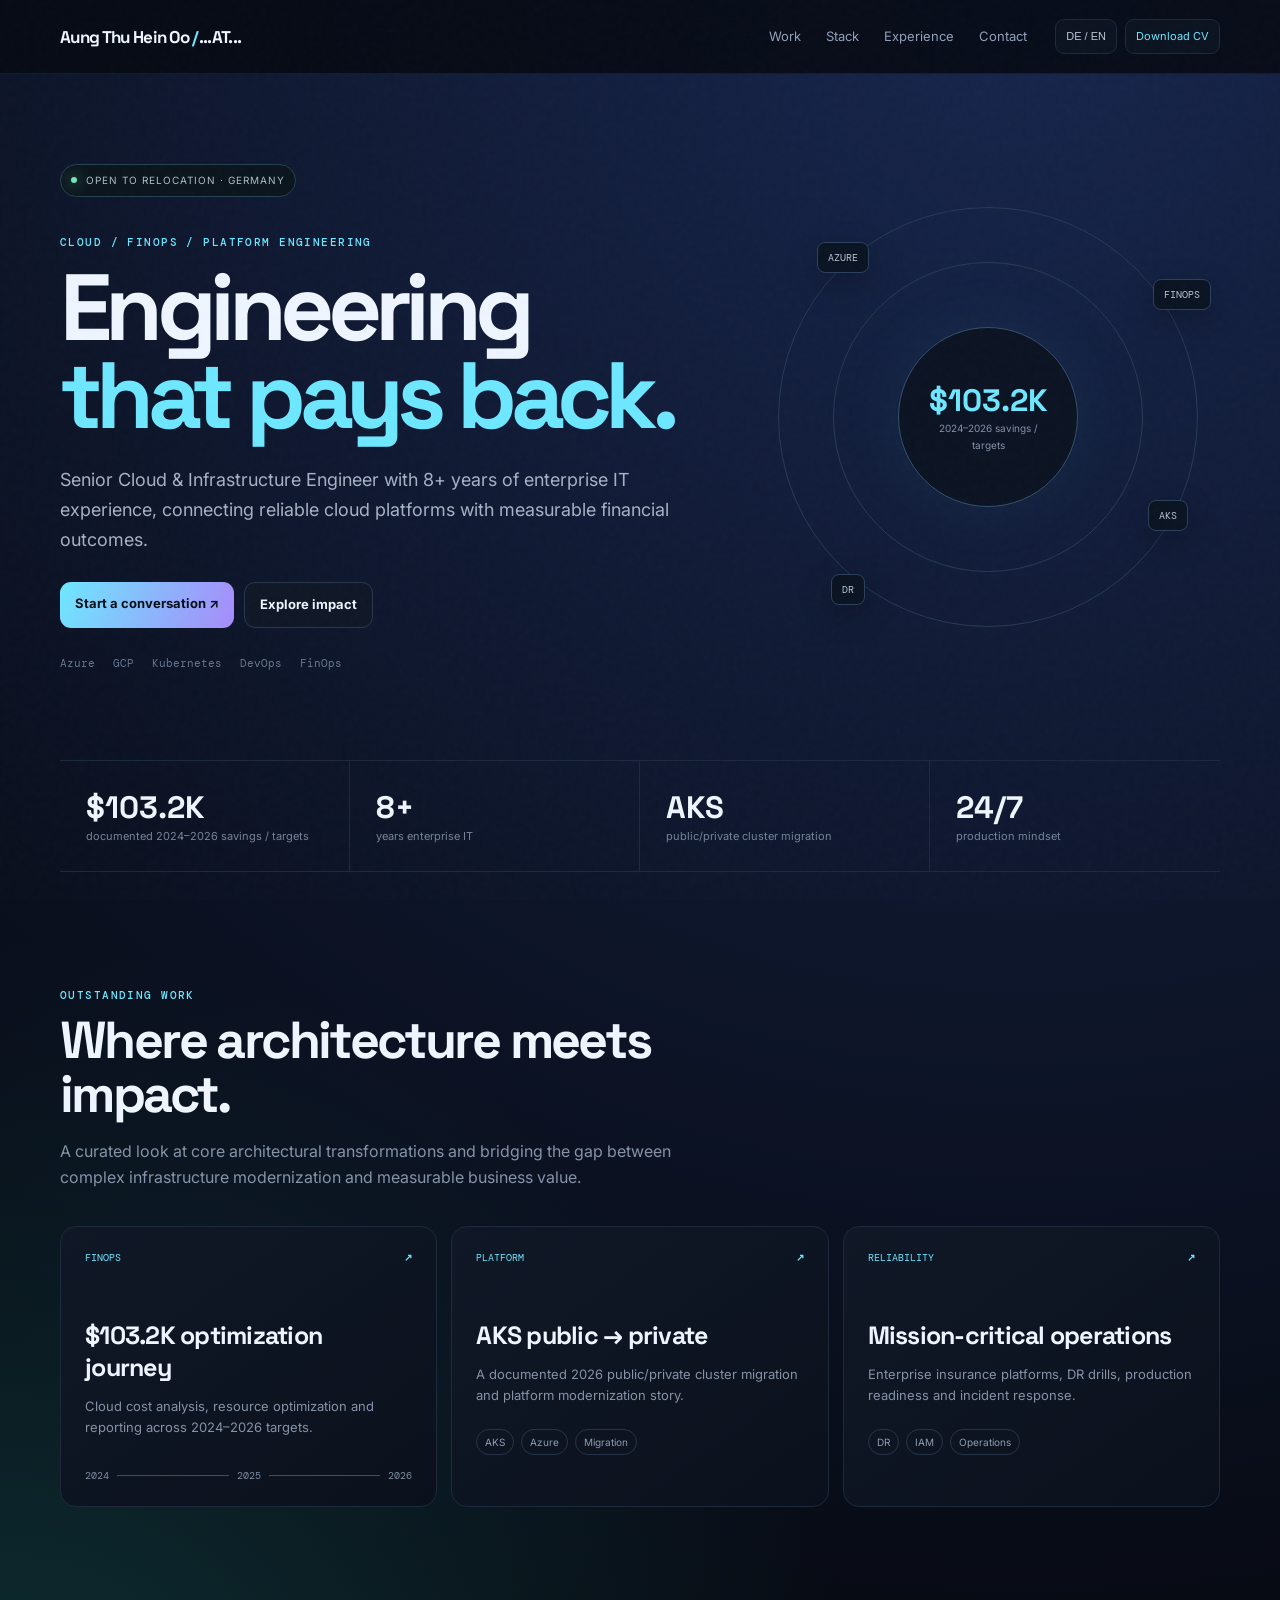
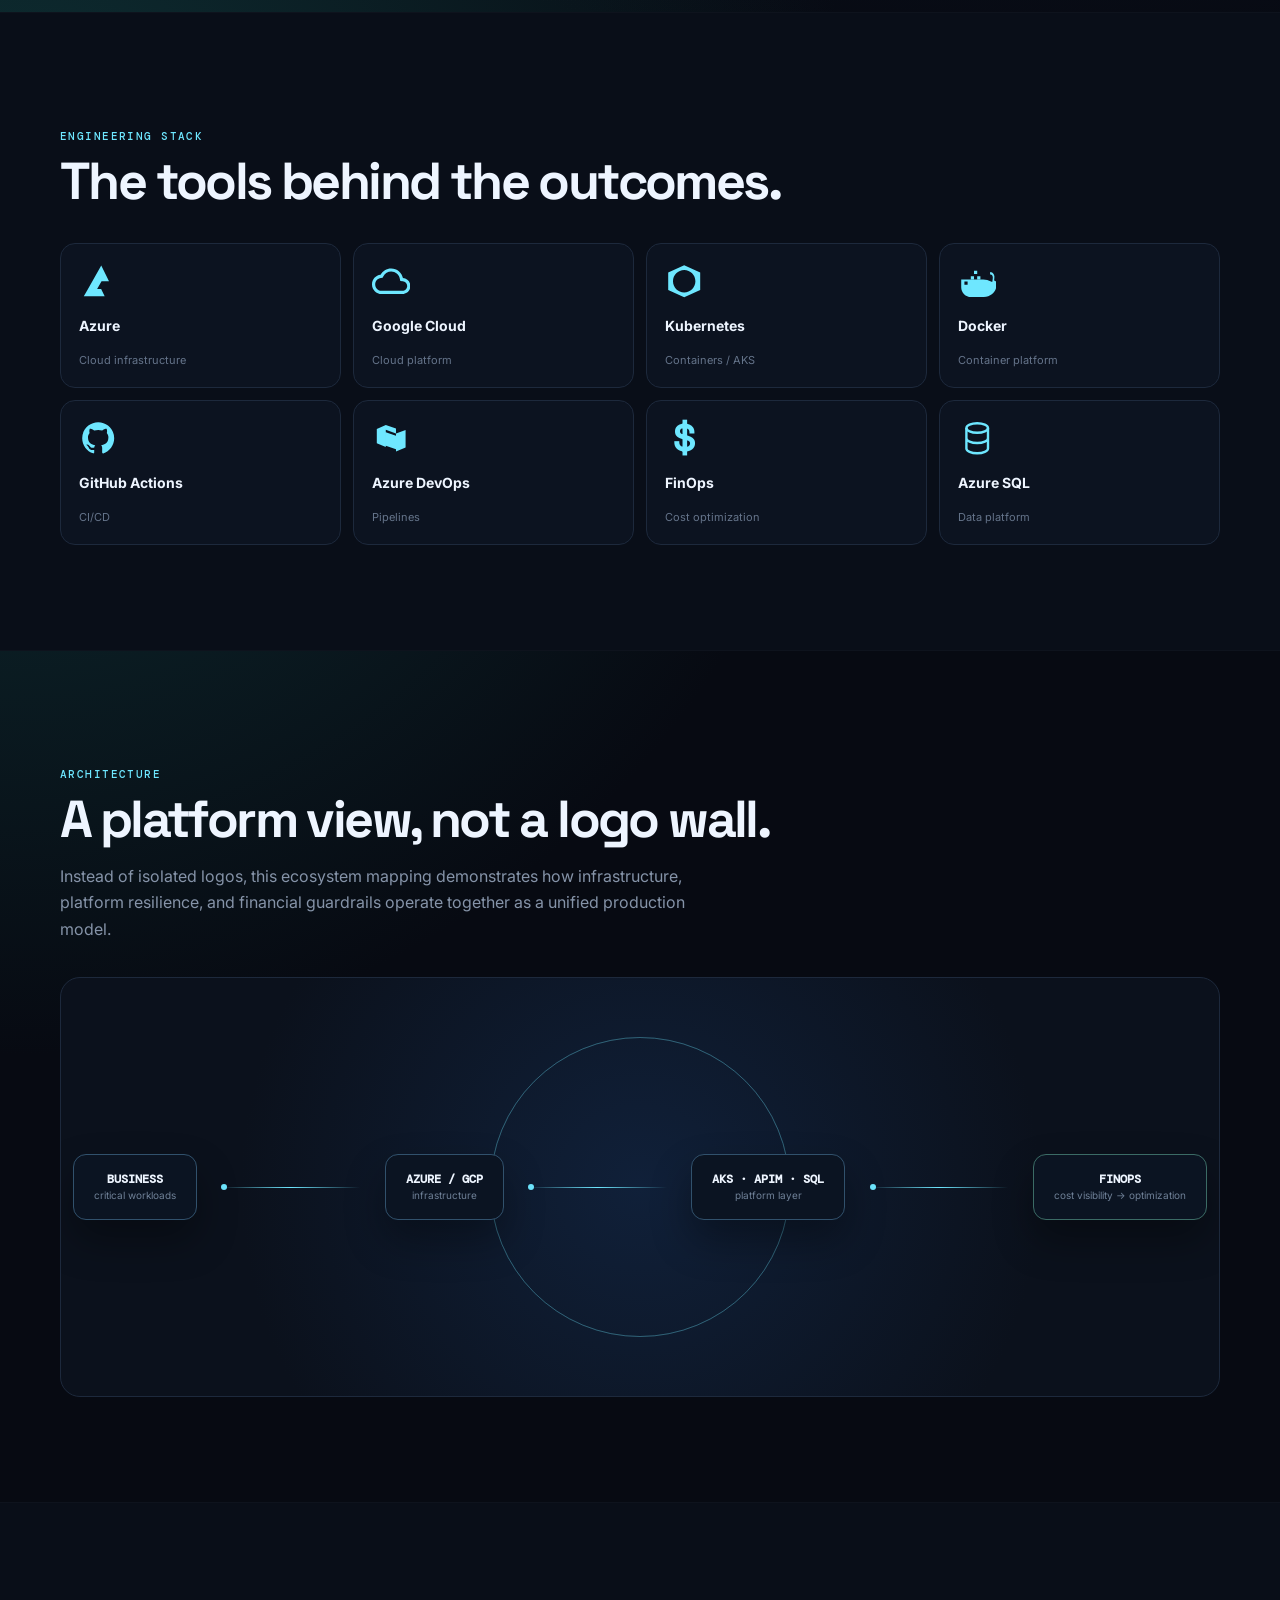
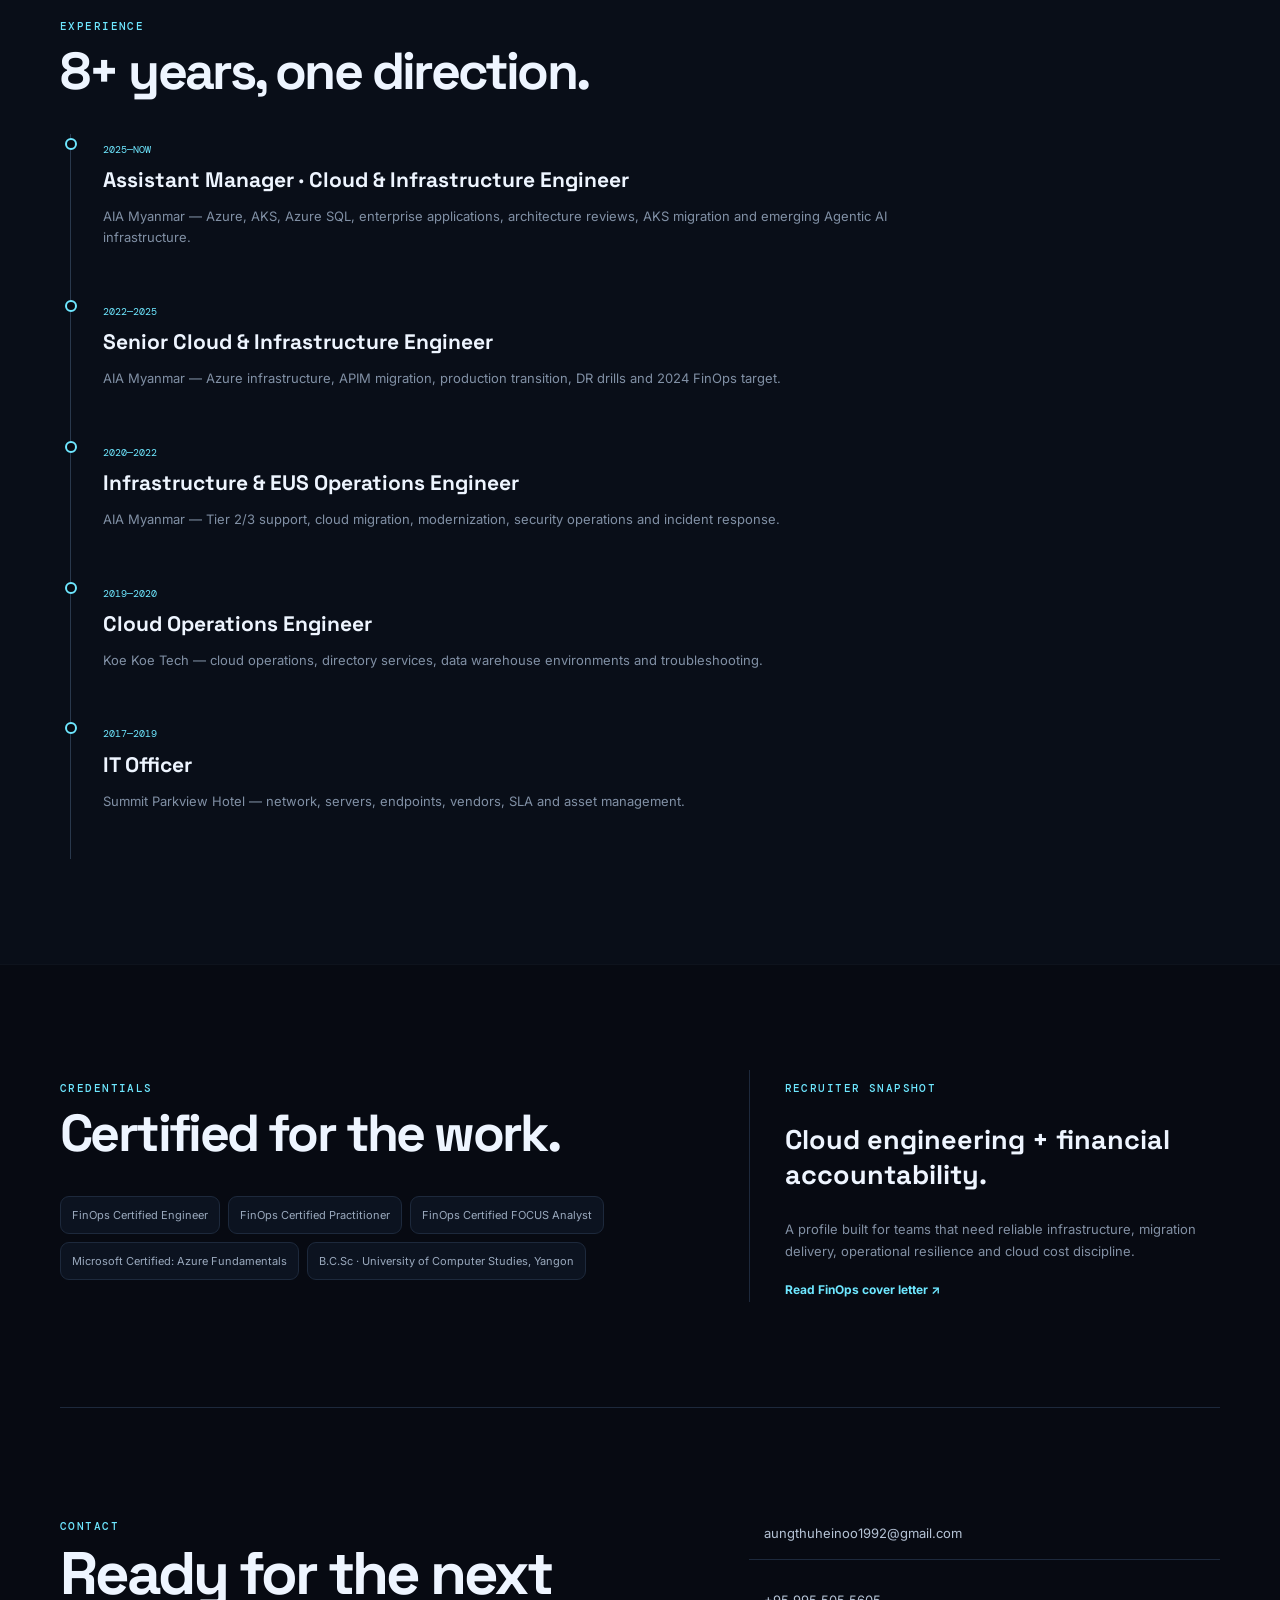
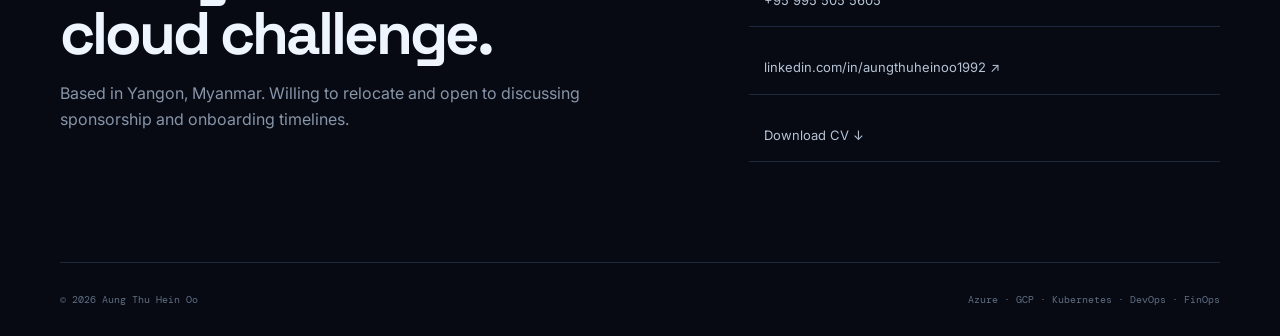
<file: index.html>
<!doctype html>
<html lang="en"><head>
<meta charset="utf-8"><meta name="viewport" content="width=device-width,initial-scale=1">
<meta name="description" content="Aung Thu Hein Oo — Senior Cloud & Infrastructure Engineer | Azure | GCP | Kubernetes | DevOps | FinOps">
<title>Aung Thu Hein Oo | Cloud • FinOps • Infrastructure</title>
<link rel="preconnect" href="https://fonts.googleapis.com"><link rel="preconnect" href="https://fonts.gstatic.com" crossorigin>
<link href="https://fonts.googleapis.com/css2?family=DM+Mono:wght@400;500&family=Inter:wght@400;500;600;700;800&family=Space+Grotesk:wght@500;600;700&display=swap" rel="stylesheet">
<link rel="stylesheet" href="assets/site.css">
</head><body>
<div class="noise"></div>
<header class="nav"><a class="logo" href="index.html">Aung Thu Hein Oo <span>/</span>...AT...</a><nav><a href="#work" data-i18n="navWork">Work</a><a href="#stack" data-i18n="navStack">Stack</a><a href="#experience" data-i18n="navExp">Experience</a><a href="#contact" data-i18n="navContact">Contact</a></nav><div class="nav-actions"><button id="lang" class="tiny">DE / EN</button><a class="tiny resume" href="assets/Aung_Thu_Hein_Oo_CV_2026.pdf" target="_blank" data-i18n="cv">Download CV</a></div></header>

<main>
<section class="hero wrap">
<div class="hero-copy"><div class="status"><span></span><span data-i18n="status">OPEN TO RELOCATION · GERMANY</span></div>
<p class="mono label">CLOUD / FINOPS / PLATFORM ENGINEERING</p>
<h1><span data-i18n="hero1">Engineering</span><br><em data-i18n="hero2">that pays back.</em></h1>
<p class="hero-lead" data-i18n="heroLead">Senior Cloud & Infrastructure Engineer with 8+ years of enterprise IT experience, connecting reliable cloud platforms with measurable financial outcomes.</p>
<div class="cta"><a class="button primary" href="#contact" data-i18n="talk">Start a conversation ↗</a><a class="button" href="case-studies/finops.html" data-i18n="impact">Explore impact</a></div>
<div class="quick"><span>Azure</span><span>GCP</span><span>Kubernetes</span><span>DevOps</span><span>FinOps</span></div></div>
<div class="hero-art"><div class="orbit o1"></div><div class="orbit o2"></div><div class="core"><b>$103.2K</b><small data-i18n="heroMetric">2024–2026 savings / targets</small></div><div class="node n1">AZURE</div><div class="node n2">AKS</div><div class="node n3">FINOPS</div><div class="node n4">DR</div></div>
</section>

<section class="metrics wrap"><div><b>$103.2K</b><span data-i18n="m1">documented 2024–2026 savings / targets</span></div><div><b>8+</b><span data-i18n="m2">years enterprise IT</span></div><div><b>AKS</b><span data-i18n="m3">public/private cluster migration</span></div><div><b>24/7</b><span data-i18n="m4">production mindset</span></div></section>

<section id="work" class="section wrap"><div class="section-title"><p class="mono">OUTSTANDING WORK</p><h2 data-i18n="workTitle">Where architecture meets impact.</h2><p data-i18n="workIntro">A curated look at core architectural transformations and bridging the gap between complex infrastructure modernization and measurable business value.</p></div>
<div class="cards">
<a class="project" href="case-studies/finops.html"><div class="project-top"><span>FINOPS</span><b>↗</b></div><h3>$103.2K optimization journey</h3><p data-i18n="p1">Cloud cost analysis, resource optimization and reporting across 2024–2026 targets.</p><div class="line"><span>2024</span><i></i><span>2025</span><i></i><span>2026</span></div></a>
<a class="project" href="case-studies/aks.html"><div class="project-top"><span>PLATFORM</span><b>↗</b></div><h3>AKS public → private</h3><p data-i18n="p2">A documented 2026 public/private cluster migration and platform modernization story.</p><div class="tags"><span>AKS</span><span>Azure</span><span>Migration</span></div></a>
<a class="project" href="case-studies/enterprise.html"><div class="project-top"><span>RELIABILITY</span><b>↗</b></div><h3>Mission-critical operations</h3><p data-i18n="p3">Enterprise insurance platforms, DR drills, production readiness and incident response.</p><div class="tags"><span>DR</span><span>IAM</span><span>Operations</span></div></a>
</div></section>

<section id="stack" class="section alt"><div class="wrap"><div class="section-title"><p class="mono">ENGINEERING STACK</p><h2 data-i18n="stackTitle">The tools behind the outcomes.</h2></div><div class="techgrid">
<div class="tech"><svg class="tech-logo" style="width:2.4rem;height:2.4rem;" viewBox="0 0 64 64" aria-label="Microsoft Azure"><path fill="#6EE7FF" d="M37.1 6 15 45h15.2l7.4-13.1H50L37.1 6Zm-1.7 39H15l-7 12h34.8l-5.9-12Z"/></svg><b>Azure</b><small>Cloud infrastructure</small></div>
<div class="tech"><svg class="tech-logo" style="width:2.4rem;height:2.4rem;" viewBox="0 0 24 24" aria-label="Google Cloud"><path fill="#6EE7FF" d="M19.35 10.04C18.67 6.59 15.64 4 12 4 9.11 4 6.6 5.64 5.35 8.04 2.34 8.36 0 10.91 0 14c0 3.31 2.69 6 6 6h13c2.76 0 5-2.24 5-5 0-2.64-2.05-4.78-4.65-4.96zM19 18H6c-2.21 0-4-1.79-4-4 0-2.05 1.53-3.76 3.56-3.97l1.07-.11.5-.95C8.08 7.14 9.94 6 12 6c2.62 0 4.88 1.86 5.39 4.43l.3 1.5 1.53.11c1.56.1 2.78 1.41 2.78 2.96 0 1.65-1.35 3-3 3z"/></svg><b>Google Cloud</b><small>Cloud platform</small></div>
<div class="tech"><svg class="tech-logo" style="width:2.4rem;height:2.4rem;" viewBox="0 0 24 24" aria-label="Kubernetes"><path fill="#6EE7FF" d="M12 2L2 6.5v11L12 22l10-4.5v-11L12 2zm0 3c3.87 0 7 3.13 7 7s-3.13 7-7 7-7-3.13-7-7 3.13-7 7-7z"/></svg><b>Kubernetes</b><small>Containers / AKS</small></div>
<div class="tech"><svg class="tech-logo" style="width:2.4rem;height:2.4rem;" viewBox="0 0 24 24" aria-label="Docker"><path fill="#6EE7FF" d="M13.983 8.871h-1.996v1.986h1.996V8.871zM4.01 12.219h1.996v1.986H4.01v-1.986zm5.99-3.348H8.004v1.986h1.996V8.871zm-1.996 3.348H6.008v1.986h1.996v-1.986zm4.004-6.696h-1.996v1.986h1.996V5.523zm-1.996 3.348H8.004v1.986h1.996V8.871zm5.994 3.348h-1.996v1.986h1.996v-1.986zm-1.996-3.348h-1.996v1.986h1.996V8.871zM23.99 12.72c-.12-.317-.325-.595-.615-.768l-.8-.46a16.65 16.65 0 00.177-2.316c0-.135-.015-.264-.04-.393-.162-1.077-.852-1.942-1.846-2.302-.132-.047-.272-.086-.417-.113l-.4-.066v1.49l.348.067c.725.148 1.258.742 1.34 1.472.01.078.02.158.02.24 0 .736-.07 1.464-.207 2.176l-.16.804-.768-.426a10.87 10.87 0 00-4.836-1.246H2.012v4.86c0 3.393 2.766 6.16 6.16 6.16h7.94c5.074 0 8.012-4.146 7.94-7.382l-.062-.897z"/></svg><b>Docker</b><small>Container platform</small></div>
<div class="tech"><svg class="tech-logo" style="width:2.4rem;height:2.4rem;" viewBox="0 0 24 24" aria-label="GitHub Actions"><path fill="#6EE7FF" d="M12 2C6.477 2 2 6.477 2 12c0 4.42 2.865 8.166 6.839 9.489.5.092.682-.217.682-.482 0-.237-.008-.866-.013-1.7-2.782.603-3.369-1.34-3.369-1.34-.454-1.156-1.11-1.462-1.11-1.462-.908-.62.069-.608.069-.608 1.003.07 1.531 1.03 1.531 1.03.892 1.529 2.341 1.087 2.91.831.092-.646.35-1.086.636-1.336-2.22-.253-4.555-1.11-4.555-4.943 0-1.091.39-1.984 1.029-2.683-.103-.253-.446-1.27.098-2.647 0 0 .84-.269 2.75 1.025A9.564 9.564 0 0112 6.844c.85.004 1.705.115 2.504.337 1.909-1.294 2.747-1.025 2.747-1.025.546 1.377.203 2.394.1 2.647.64.699 1.028 1.592 1.028 2.683 0 3.842-2.339 4.687-4.566 4.935.359.309.678.919.678 1.852 0 1.336-.012 2.415-.012 2.743 0 .267.18.577.688.479C19.138 20.161 22 16.416 22 12c0-5.523-4.477-10-10-10z"/></svg><b>GitHub Actions</b><small>CI/CD</small></div>
<div class="tech"><svg class="tech-logo" style="width:2.4rem;height:2.4rem;" viewBox="0 0 64 64" aria-label="Azure DevOps"><path fill="#6EE7FF" d="M8 16.5 23 10l17 6v8.2l-17-6.1v28.7L8 40.4V16.5Zm32 7.7 16-5.8v29.1L40 54V24.2ZM23 22l17 6v22.4l-17-6V22Z"/></svg><b>Azure DevOps</b><small>Pipelines</small></div>
<div class="tech"><div class="finops-icon" style="color:#6EE7FF;font-size:2.4rem;line-height:1;font-weight:bold;display:inline-block;width:2.4rem;text-align:center;">$</div><b>FinOps</b><small>Cost optimization</small></div>
<div class="tech"><svg class="tech-logo" style="width:2.4rem;height:2.4rem;" viewBox="0 0 64 64" aria-label="Microsoft SQL Server"><ellipse cx="32" cy="15" rx="18" ry="8" fill="none" stroke="#6EE7FF" stroke-width="4"/><path fill="none" stroke="#6EE7FF" stroke-width="4" d="M14 15v17c0 4.4 8.1 8 18 8s18-3.6 18-8V15M14 32v17c0 4.4 8.1 8 18 8s18-3.6 18-8V32"/></svg><b>Azure SQL</b><small>Data platform</small></div>
</div></div></section>


<section id="architecture" class="section wrap"><div class="section-title"><p class="mono">ARCHITECTURE</p><h2 data-i18n="archTitle">A platform view, not a logo wall.</h2><p data-i18n="archIntro">Instead of isolated logos, this ecosystem mapping demonstrates how infrastructure, platform resilience, and financial guardrails operate together as a unified production model.</p></div>
<div class="arch"><div class="arch-node business">BUSINESS<br><small>critical workloads</small></div><div class="flow f1"></div><div class="arch-node cloud">AZURE / GCP<br><small>infrastructure</small></div><div class="flow f2"></div><div class="arch-node platform">AKS · APIM · SQL<br><small>platform layer</small></div><div class="flow f3"></div><div class="arch-node fin">FINOPS<br><small>cost visibility → optimization</small></div><div class="pulse p1"></div><div class="pulse p2"></div><div class="pulse p3"></div></div></section>

<section id="experience" class="section alt"><div class="wrap"><div class="section-title"><p class="mono">EXPERIENCE</p><h2 data-i18n="expTitle">8+ years, one direction.</h2></div><div class="timeline">
<div><span>2025—NOW</span><h3>Assistant Manager · Cloud & Infrastructure Engineer</h3><p>AIA Myanmar — Azure, AKS, Azure SQL, enterprise applications, architecture reviews, AKS migration and emerging Agentic AI infrastructure.</p></div>
<div><span>2022—2025</span><h3>Senior Cloud & Infrastructure Engineer</h3><p>AIA Myanmar — Azure infrastructure, APIM migration, production transition, DR drills and 2024 FinOps target.</p></div>
<div><span>2020—2022</span><h3>Infrastructure & EUS Operations Engineer</h3><p>AIA Myanmar — Tier 2/3 support, cloud migration, modernization, security operations and incident response.</p></div>
<div><span>2019—2020</span><h3>Cloud Operations Engineer</h3><p>Koe Koe Tech — cloud operations, directory services, data warehouse environments and troubleshooting.</p></div>
<div><span>2017—2019</span><h3>IT Officer</h3><p>Summit Parkview Hotel — network, servers, endpoints, vendors, SLA and asset management.</p></div>
</div></div></section>

<section class="section wrap credentials"><div><div class="section-title"><p class="mono">CREDENTIALS</p><h2 data-i18n="credTitle">Certified for the work.</h2></div><div class="certs"><span>FinOps Certified Engineer</span><span>FinOps Certified Practitioner</span><span>FinOps Certified FOCUS Analyst</span><span>Microsoft Certified: Azure Fundamentals</span><span>B.C.Sc · University of Computer Studies, Yangon</span></div></div>
<div class="recruiter"><p class="mono">RECRUITER SNAPSHOT</p><h3 data-i18n="recTitle">Cloud engineering + financial accountability.</h3><p data-i18n="recText">A profile built for teams that need reliable infrastructure, migration delivery, operational resilience and cloud cost discipline.</p><a href="assets/Cover_Letter_FinOps.pdf" target="_blank" class="textlink" data-i18n="letter">Read FinOps cover letter ↗</a></div></section>

<section id="contact" class="contact wrap"><div><p class="mono">CONTACT</p><h2 data-i18n="contactTitle">Ready for the next cloud challenge.</h2><p data-i18n="contactText">Based in Yangon, Myanmar. Willing to relocate and open to discussing sponsorship and onboarding timelines.</p></div><div class="contact-card"><a href="mailto:aungthuheinoo1992@gmail.com">aungthuheinoo1992@gmail.com</a><a href="tel:+959955055605">+95 995 505 5605</a><a href="https://linkedin.com/in/aungthuheinoo1992" target="_blank">linkedin.com/in/aungthuheinoo1992 ↗</a><a href="assets/Aung_Thu_Hein_Oo_CV_2026.pdf" target="_blank">Download CV ↓</a></div></section>
</main>
<footer class="wrap"><span>© 2026 Aung Thu Hein Oo</span><span>Azure · GCP · Kubernetes · DevOps · FinOps</span></footer>
<script src="assets/site.js"></script>
</body></html>
</file>
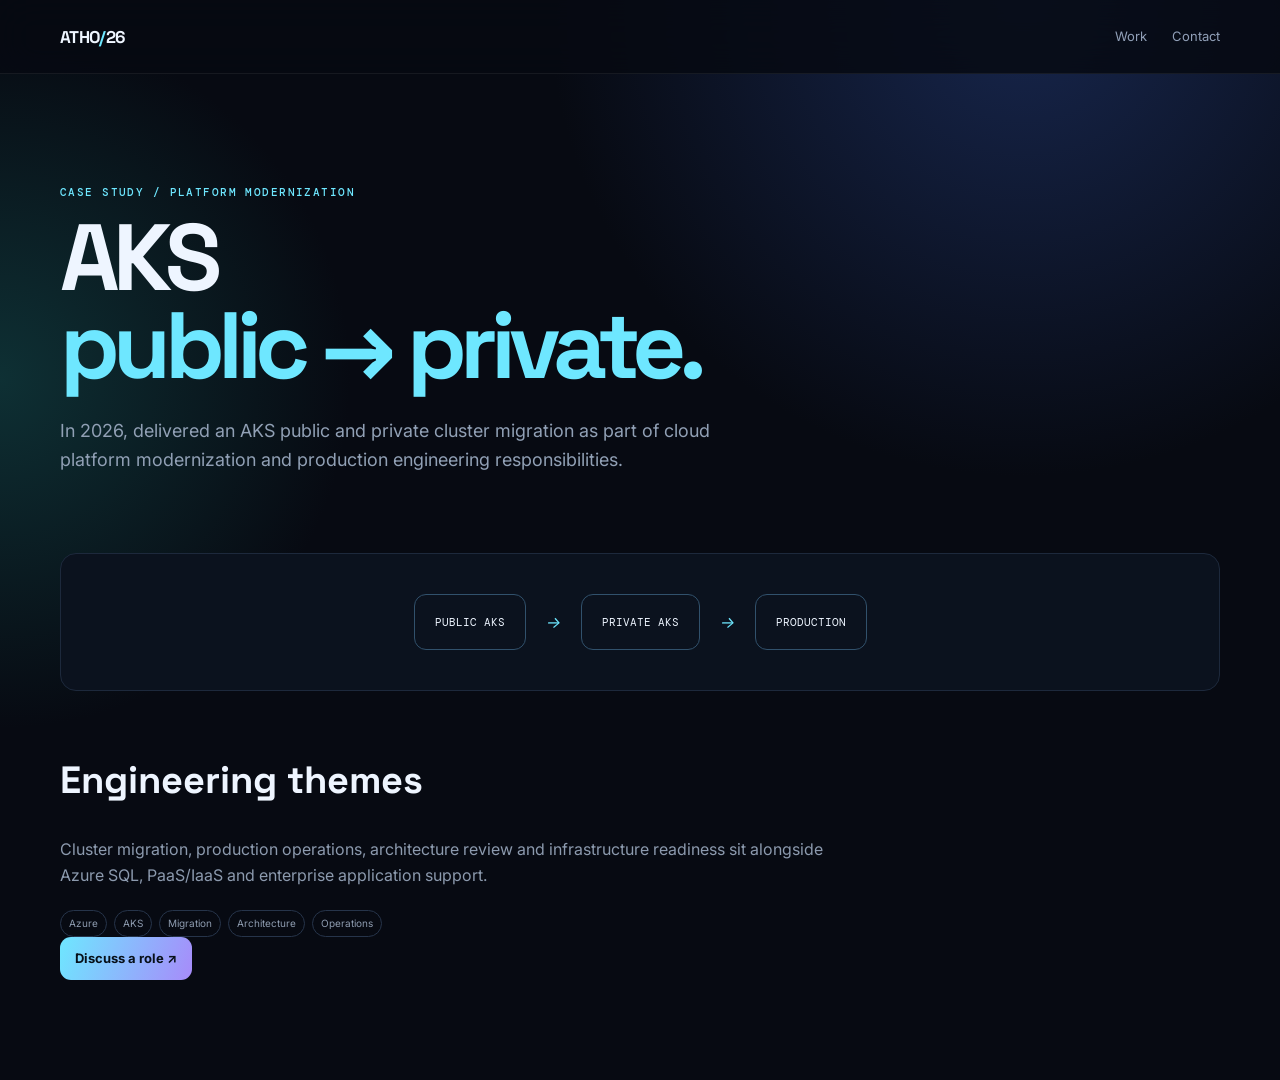
<file: case-studies/aks.html>
<!doctype html><html lang="en"><head><meta charset="utf-8"><meta name="viewport" content="width=device-width,initial-scale=1"><title>AKS Migration | Aung Thu Hein Oo</title><link href="https://fonts.googleapis.com/css2?family=DM+Mono&family=Inter:wght@400;600;700;800&family=Space+Grotesk:wght@600;700&display=swap" rel="stylesheet"><link rel="stylesheet" href="../assets/site.css"></head><body><header class="nav"><a class="logo" href="../index.html">ATHO<span>/</span>26</a><nav><a href="../index.html#work">Work</a><a href="../index.html#contact">Contact</a></nav></header><main><section class="casehero wrap"><p class="mono">CASE STUDY / PLATFORM MODERNIZATION</p><h1>AKS<br><em>public → private.</em></h1><p>In 2026, delivered an AKS public and private cluster migration as part of cloud platform modernization and production engineering responsibilities.</p></section><section class="wrap casebody"><div class="diagrammini"><div>PUBLIC AKS</div><i>→</i><div>PRIVATE AKS</div><i>→</i><div>PRODUCTION</div></div><h2>Engineering themes</h2><p>Cluster migration, production operations, architecture review and infrastructure readiness sit alongside Azure SQL, PaaS/IaaS and enterprise application support.</p><div class="tags"><span>Azure</span><span>AKS</span><span>Migration</span><span>Architecture</span><span>Operations</span></div><a class="button primary" href="../index.html#contact">Discuss a role ↗</a></section></main></body></html>
</file>
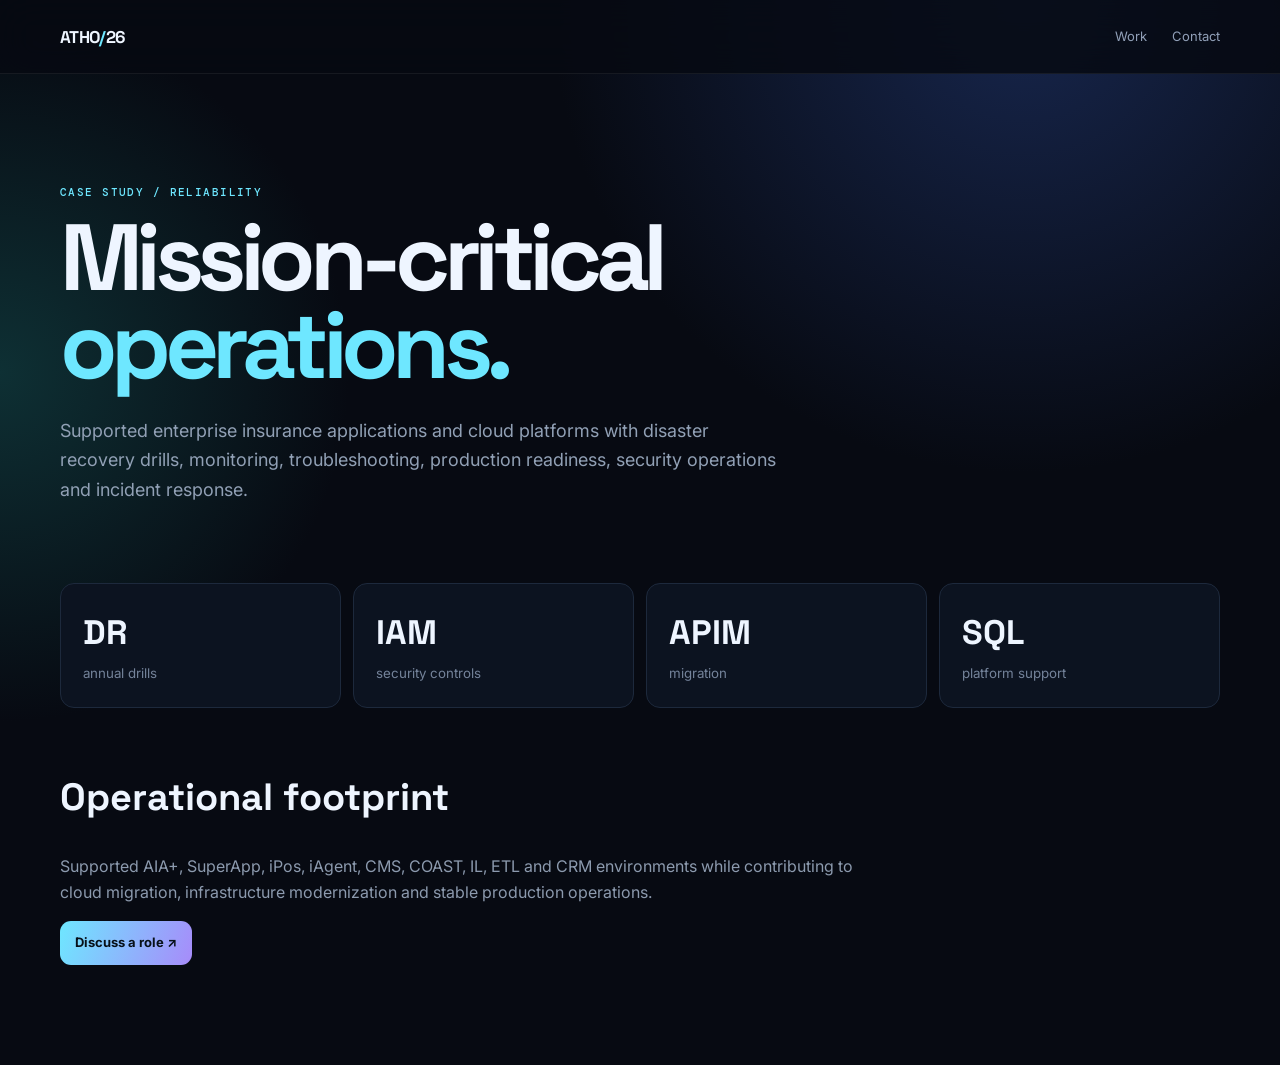
<file: case-studies/enterprise.html>
<!doctype html><html lang="en"><head><meta charset="utf-8"><meta name="viewport" content="width=device-width,initial-scale=1"><title>Enterprise Reliability | Aung Thu Hein Oo</title><link href="https://fonts.googleapis.com/css2?family=DM+Mono&family=Inter:wght@400;600;700;800&family=Space+Grotesk:wght@600;700&display=swap" rel="stylesheet"><link rel="stylesheet" href="../assets/site.css"></head><body><header class="nav"><a class="logo" href="../index.html">ATHO<span>/</span>26</a><nav><a href="../index.html#work">Work</a><a href="../index.html#contact">Contact</a></nav></header><main><section class="casehero wrap"><p class="mono">CASE STUDY / RELIABILITY</p><h1>Mission-critical<br><em>operations.</em></h1><p>Supported enterprise insurance applications and cloud platforms with disaster recovery drills, monitoring, troubleshooting, production readiness, security operations and incident response.</p></section><section class="wrap casebody"><div class="casegrid four"><div><b>DR</b><small>annual drills</small></div><div><b>IAM</b><small>security controls</small></div><div><b>APIM</b><small>migration</small></div><div><b>SQL</b><small>platform support</small></div></div><h2>Operational footprint</h2><p>Supported AIA+, SuperApp, iPos, iAgent, CMS, COAST, IL, ETL and CRM environments while contributing to cloud migration, infrastructure modernization and stable production operations.</p><a class="button primary" href="../index.html#contact">Discuss a role ↗</a></section></main></body></html>
</file>
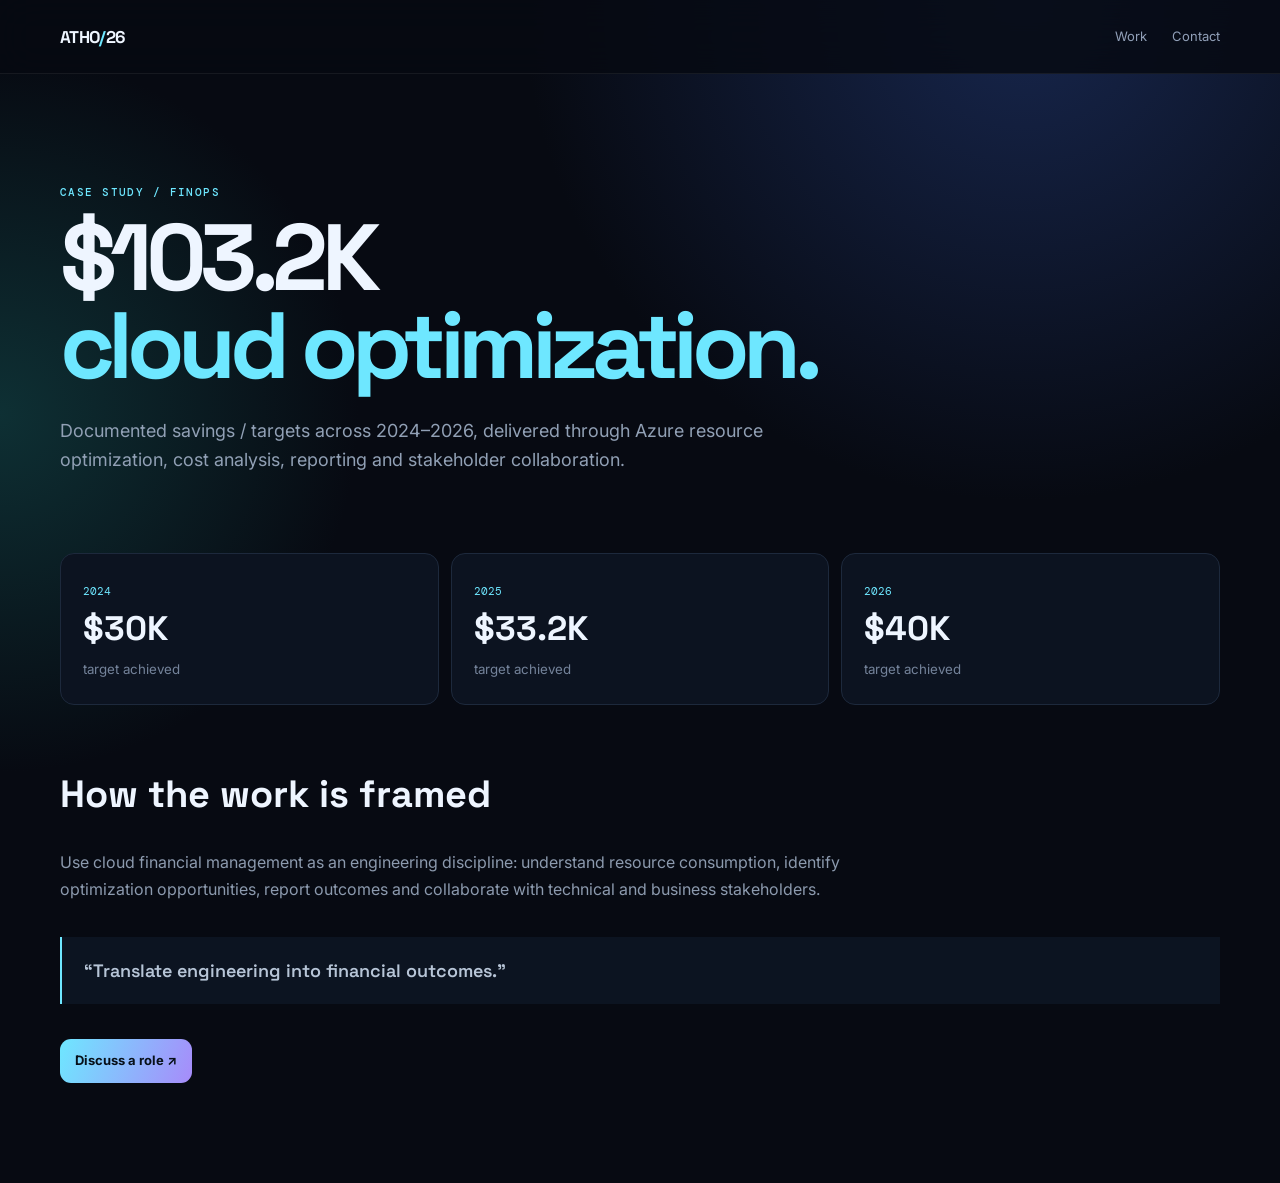
<file: case-studies/finops.html>
<!doctype html><html lang="en"><head><meta charset="utf-8"><meta name="viewport" content="width=device-width,initial-scale=1"><title>FinOps | Aung Thu Hein Oo</title><link href="https://fonts.googleapis.com/css2?family=DM+Mono&family=Inter:wght@400;600;700;800&family=Space+Grotesk:wght@600;700&display=swap" rel="stylesheet"><link rel="stylesheet" href="../assets/site.css"></head><body><header class="nav"><a class="logo" href="../index.html">ATHO<span>/</span>26</a><nav><a href="../index.html#work">Work</a><a href="../index.html#contact">Contact</a></nav></header><main><section class="casehero wrap"><p class="mono">CASE STUDY / FINOPS</p><h1>$103.2K<br><em>cloud optimization.</em></h1><p>Documented savings / targets across 2024–2026, delivered through Azure resource optimization, cost analysis, reporting and stakeholder collaboration.</p></section><section class="wrap casebody"><div class="casegrid"><div><span>2024</span><b>$30K</b><small>target achieved</small></div><div><span>2025</span><b>$33.2K</b><small>target achieved</small></div><div><span>2026</span><b>$40K</b><small>target achieved</small></div></div><h2>How the work is framed</h2><p>Use cloud financial management as an engineering discipline: understand resource consumption, identify optimization opportunities, report outcomes and collaborate with technical and business stakeholders.</p><div class="quote">“Translate engineering into financial outcomes.”</div><a class="button primary" href="../index.html#contact">Discuss a role ↗</a></section></main></body></html>
</file>
<file: assets/site.css>
:root{--bg:#070a12;--panel:#0d1320;--text:#eef5ff;--muted:#93a1b6;--line:#1d293c;--cyan:#6ee7ff;--violet:#a78bfa;--green:#6ee7b7;--max:1160px}*{box-sizing:border-box}html{scroll-behavior:smooth}body{margin:0;background:radial-gradient(circle at 80% 0,#17264d,transparent 32%),radial-gradient(circle at 0 35%,#0e3034,transparent 24%),var(--bg);color:var(--text);font-family:Inter,system-ui,sans-serif;line-height:1.65}a{color:inherit;text-decoration:none}.wrap{width:min(var(--max),calc(100% - 42px));margin:auto}.noise{position:fixed;inset:0;pointer-events:none;opacity:.025;background-image:url("data:image/svg+xml,%3Csvg viewBox='0 0 160 160' xmlns='http://www.w3.org/2000/svg'%3E%3Cfilter id='n'%3E%3CfeTurbulence type='fractalNoise' baseFrequency='.9' numOctaves='4' stitchTiles='stitch'/%3E%3C/filter%3E%3Crect width='100%25' height='100%25' filter='url(%23n)' opacity='.8'/%3E%3C/svg%3E");z-index:99}.nav{height:74px;padding:0 max(21px,calc((100% - 1160px)/2));display:flex;align-items:center;gap:28px;position:sticky;top:0;z-index:50;background:#070a12d9;backdrop-filter:blur(18px);border-bottom:1px solid #ffffff10}.logo{font:700 17px "Space Grotesk";letter-spacing:-.04em;margin-right:auto}.logo span{color:var(--cyan)}nav{display:flex;gap:25px;color:#91a0b8;font-size:13px}.nav-actions{display:flex;gap:8px}.tiny{border:1px solid var(--line);background:#0c1321;color:#b9c5d7;padding:7px 10px;border-radius:9px;font-size:11px}.resume{color:var(--cyan)}.hero{min-height:680px;padding:90px 0;display:grid;grid-template-columns:1.15fr .85fr;gap:70px;align-items:center}.status{display:inline-flex;gap:9px;align-items:center;border:1px solid #274150;background:#0b151d;padding:7px 10px;border-radius:99px;color:#a9bdc7;font-size:10px;letter-spacing:.1em}.status span:first-child{width:6px;height:6px;border-radius:50%;background:var(--green);box-shadow:0 0 15px var(--green)}.mono{font:500 11px "DM Mono",monospace;letter-spacing:.13em;color:var(--cyan)}.label{margin-top:38px}.hero h1,.casehero h1{font:700 clamp(52px,7.5vw,94px)/.94 "Space Grotesk";letter-spacing:-.07em;margin:15px 0 25px}.hero h1 em,.casehero h1 em{font-style:normal;color:var(--cyan)}.hero-lead{max-width:690px;color:#a6b2c4;font-size:18px}.cta{display:flex;gap:10px;margin:28px 0;flex-wrap:wrap}.button{display:inline-block;border:1px solid #29374e;background:#101827;border-radius:11px;padding:11px 15px;font-weight:700;font-size:13px}.button.primary{background:linear-gradient(110deg,var(--cyan),var(--violet));color:#071019;border:0}.quick{display:flex;gap:18px;flex-wrap:wrap;color:#68778e;font:11px "DM Mono"}.hero-art{height:460px;position:relative;display:grid;place-items:center}.core{width:180px;height:180px;border:1px solid #35516a;border-radius:50%;display:flex;flex-direction:column;align-items:center;justify-content:center;background:#0b1321e8;box-shadow:0 0 70px #6ee7ff10;z-index:3}.core b{font:700 31px "Space Grotesk";color:var(--cyan)}.core small{color:#8291a7;font-size:10px;text-align:center;max-width:110px}.orbit{position:absolute;border:1px solid #263b55;border-radius:50%;animation:spin 18s linear infinite}.o1{width:310px;height:310px}.o2{width:420px;height:420px;animation-duration:28s;animation-direction:reverse}.node{position:absolute;border:1px solid #2b405a;background:#0b1422;padding:8px 10px;border-radius:8px;font:10px "DM Mono";color:#b8c7d9;box-shadow:0 10px 30px #0004}.n1{top:12%;left:13%}.n2{top:68%;right:7%}.n3{top:20%;right:2%}.n4{bottom:9%;left:16%}@keyframes spin{to{transform:rotate(360deg)}}.metrics{display:grid;grid-template-columns:repeat(4,1fr);border-top:1px solid var(--line);border-bottom:1px solid var(--line)}.metrics div{padding:26px;border-right:1px solid var(--line)}.metrics div:last-child{border:0}.metrics b{display:block;font:700 31px "Space Grotesk"}.metrics span{display:block;color:#75849a;font-size:11px}.section{padding:105px 0}.alt{background:#090e18;border-top:1px solid #ffffff05;border-bottom:1px solid #ffffff05}.section-title{max-width:740px;margin-bottom:35px}.section-title h2{font:700 clamp(34px,5vw,52px)/1.05 "Space Grotesk";letter-spacing:-.05em;margin:8px 0 13px}.section-title>p:last-child{color:#8593a8;max-width:650px}.cards{display:grid;grid-template-columns:repeat(3,1fr);gap:14px}.project{min-height:270px;padding:24px;border:1px solid var(--line);background:linear-gradient(145deg,#101827,#0b111c);border-radius:16px;transition:.25s}.project:hover{transform:translateY(-4px);border-color:#34516b}.project-top{display:flex;justify-content:space-between;color:var(--cyan);font:10px "DM Mono"}.project h3{font:700 25px "Space Grotesk";letter-spacing:-.03em;margin:55px 0 10px}.project p{color:#8492a7;font-size:13px}.line{display:flex;gap:8px;align-items:center;margin-top:30px;color:#7d8ca0;font:10px "DM Mono"}.line i{height:1px;background:#36516a;flex:1}.tags{display:flex;gap:7px;flex-wrap:wrap;margin-top:22px}.tags span{border:1px solid #26344a;border-radius:99px;padding:4px 8px;color:#8e9cb0;font-size:10px}.techgrid{display:grid;grid-template-columns:repeat(4,1fr);gap:12px}.tech{min-height:145px;border:1px solid var(--line);border-radius:15px;padding:18px;background:#0c1320;display:flex;flex-direction:column;justify-content:space-between}.tech img{width:34px;height:34px}.tech b{font-size:14px}.tech small{color:#65748a;font-size:11px}.finops-icon{font:700 30px "Space Grotesk";color:var(--cyan)}.arch{height:420px;border:1px solid var(--line);border-radius:20px;background:radial-gradient(circle,#102039,#0b111c 65%);position:relative;display:flex;align-items:center;justify-content:space-around;overflow:hidden}.arch-node{z-index:2;border:1px solid #31516c;background:#0b1422;padding:16px 20px;border-radius:13px;text-align:center;font:600 12px "DM Mono";box-shadow:0 20px 40px #0005}.arch-node small{font:10px Inter;color:#6f8097}.fin{border-color:#3b6b65}.flow{height:1px;background:linear-gradient(90deg,transparent,var(--cyan),transparent);width:12%;position:relative}.flow:after{content:"";position:absolute;width:6px;height:6px;background:var(--cyan);border-radius:50%;top:-3px;animation:travel 2.3s linear infinite}.f2:after{animation-delay:.5s}.f3:after{animation-delay:1s}@keyframes travel{from{left:0}to{left:100%}}.pulse{position:absolute;border:1px solid #6ee7ff22;border-radius:50%;width:300px;height:300px;animation:pulse 4s ease-out infinite}.p2{animation-delay:1.3s}.p3{animation-delay:2.6s}@keyframes pulse{0%{transform:scale(.2);opacity:.8}100%{transform:scale(1.6);opacity:0}}.timeline{border-left:1px solid #29384c;margin-left:10px;padding-left:32px}.timeline>div{position:relative;padding:0 0 34px}.timeline>div:before{content:"";position:absolute;width:8px;height:8px;border:2px solid var(--cyan);background:var(--bg);border-radius:50%;left:-38px;top:4px}.timeline span{font:10px "DM Mono";color:var(--cyan)}.timeline h3{font:700 21px "Space Grotesk";margin:6px 0}.timeline p{color:#8190a5;font-size:13px;max-width:850px}.credentials{display:grid;grid-template-columns:1fr .75fr;gap:60px}.certs{display:flex;flex-wrap:wrap;gap:8px}.certs span{border:1px solid var(--line);padding:9px 11px;border-radius:9px;color:#9aa9bd;font-size:11px;background:#0c1320}.recruiter{border-left:1px solid var(--line);padding-left:35px}.recruiter h3{font:700 27px "Space Grotesk"}.recruiter p:not(.mono){color:#8290a4;font-size:13px}.textlink{color:var(--cyan);font-size:12px;font-weight:700}.contact{padding:100px 0;display:grid;grid-template-columns:1fr .75fr;gap:60px;border-top:1px solid var(--line)}.contact h2{font:700 clamp(38px,5vw,60px)/1 "Space Grotesk";letter-spacing:-.05em;margin:10px 0}.contact p:not(.mono){color:#8795a9;max-width:580px}.contact-card{display:flex;flex-direction:column;gap:15px;justify-content:center}.contact-card a{padding:15px;border-bottom:1px solid var(--line);color:#b5c3d5;font-size:13px}.contact-card a:hover{color:var(--cyan)}footer{padding:30px 0;border-top:1px solid var(--line);display:flex;justify-content:space-between;color:#5f6e84;font:10px "DM Mono"}.casehero{padding:100px 0 60px}.casehero>p:not(.mono){color:#91a0b5;max-width:720px;font-size:18px}.casebody{padding-bottom:100px}.casebody h2{font:700 38px "Space Grotesk";margin-top:65px}.casebody>p{color:#8c9aae;max-width:800px}.casegrid{display:grid;grid-template-columns:repeat(3,1fr);gap:12px}.casegrid.four{grid-template-columns:repeat(4,1fr)}.casegrid div{border:1px solid var(--line);padding:22px;border-radius:14px;background:#0c1320}.casegrid span{font:11px "DM Mono";color:var(--cyan)}.casegrid b{display:block;font:700 34px "Space Grotesk";margin:5px 0}.casegrid small{color:#74839a}.quote{margin:35px 0;padding:22px;border-left:2px solid var(--cyan);background:#0c1421;color:#b7c5d7;font:600 18px "Space Grotesk"}.diagrammini{display:flex;align-items:center;justify-content:center;gap:20px;flex-wrap:wrap;padding:40px;border:1px solid var(--line);border-radius:16px;background:#0b121e}.diagrammini div{padding:20px;border:1px solid #31516c;border-radius:12px;font:11px "DM Mono"}.diagrammini i{color:var(--cyan)}@media(max-width:900px){nav{display:none}.hero{grid-template-columns:1fr;padding-top:65px}.hero-art{height:390px}.metrics{grid-template-columns:1fr 1fr}.cards{grid-template-columns:1fr}.techgrid{grid-template-columns:1fr 1fr}.credentials,.contact{grid-template-columns:1fr}.recruiter{border-left:0;border-top:1px solid var(--line);padding:30px 0 0}.casegrid,.casegrid.four{grid-template-columns:1fr 1fr}}@media(max-width:560px){.wrap{width:calc(100% - 28px)}.nav{padding:0 14px}.nav-actions .resume{display:none}.hero h1,.casehero h1{font-size:51px}.hero-art{transform:scale(.82);margin:-20px}.metrics{grid-template-columns:1fr}.metrics div{border-right:0;border-bottom:1px solid var(--line)}.techgrid,.casegrid,.casegrid.four{grid-template-columns:1fr}.arch{height:620px;flex-direction:column}.flow{width:1px;height:10%;background:linear-gradient(180deg,transparent,var(--cyan),transparent)}.flow:after{animation-name:travelV}.p1{display:none}@keyframes travelV{from{top:0}to{top:100%}}footer{display:block}.contact{padding:70px 0}}
</file>
